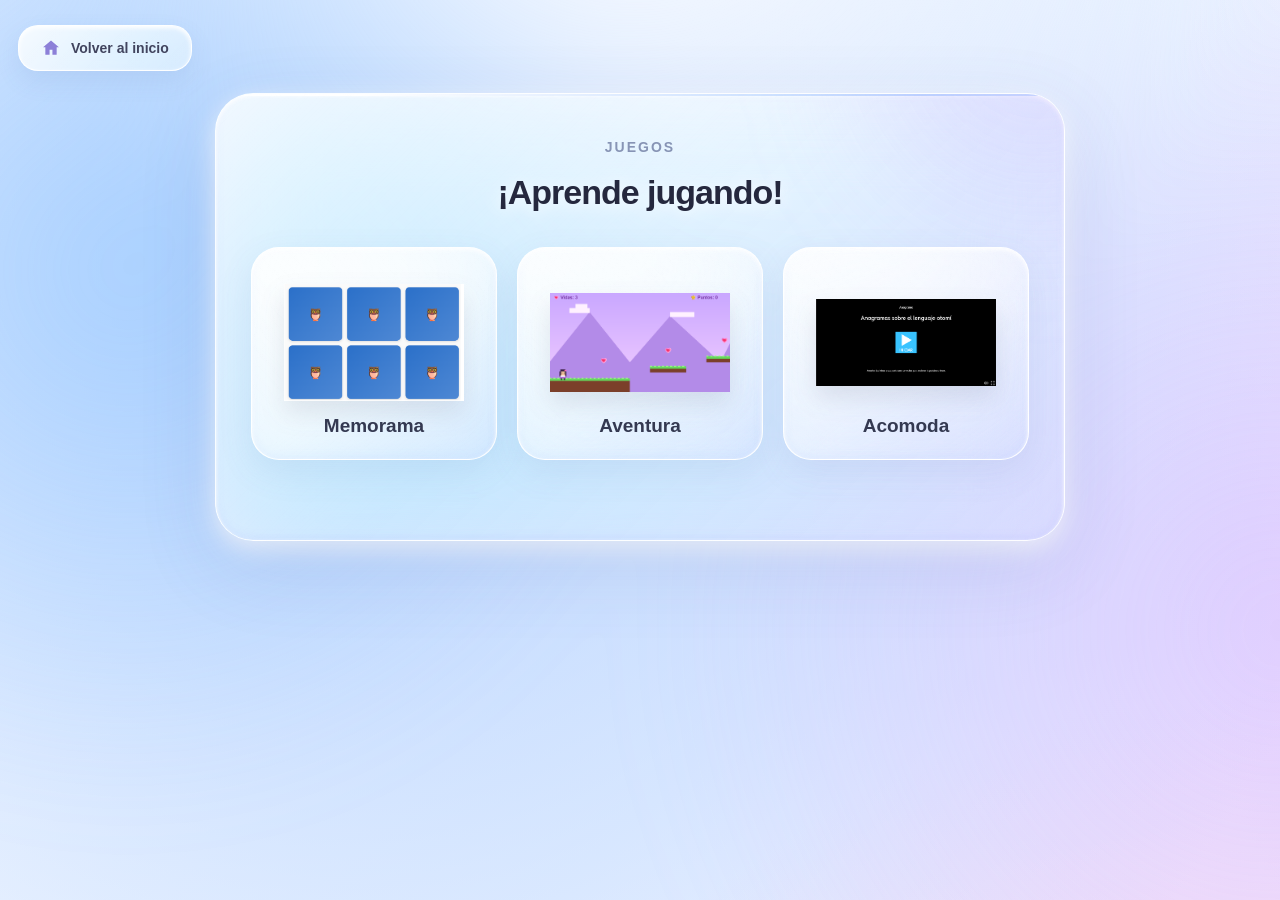
<file: juegos.html>
<!DOCTYPE html>
<html lang="es">
<head>
    <meta charset="UTF-8">
    <meta name="viewport" content="width=device-width, initial-scale=1.0">
    <title>Document</title>
    <link rel="stylesheet" href="estilo.css">
</head>
<body>

    <!-- Juegos -->

    <a class="boton-inicio" href="index.html">
        <svg aria-hidden="true" viewBox="0 0 24 24" width="20" height="20" fill="currentColor">
            <path d="M12 3 2.5 11h2.7v9h5.1v-5.8h3.4V20h5.1v-9h2.7L12 3z"/>
        </svg>
        <span>Volver al inicio</span>
    </a>
<section id="Juegos">




<h3>Juegos</h3>
<h1>¡Aprende jugando!</h1>




<div class="container">

    <div class="card" onclick="location.href='memorama.html'">
        <img src="img_pic/Juegos.png">
        <h3>Memorama</h3>
       
    </div>

    <div class="card" onclick="location.href='saltar.html'">
         <img src="img_pic/Aventura.png" alt="Pato">
         <h3>Aventura</h3>
    </div>

    <div class="card" onclick="location.href='completar.html'">
        <img src="img_pic/leng.png">
        <h3>Acomoda</h3>  
    </div>
</div>    

</body>
</html>
</file>
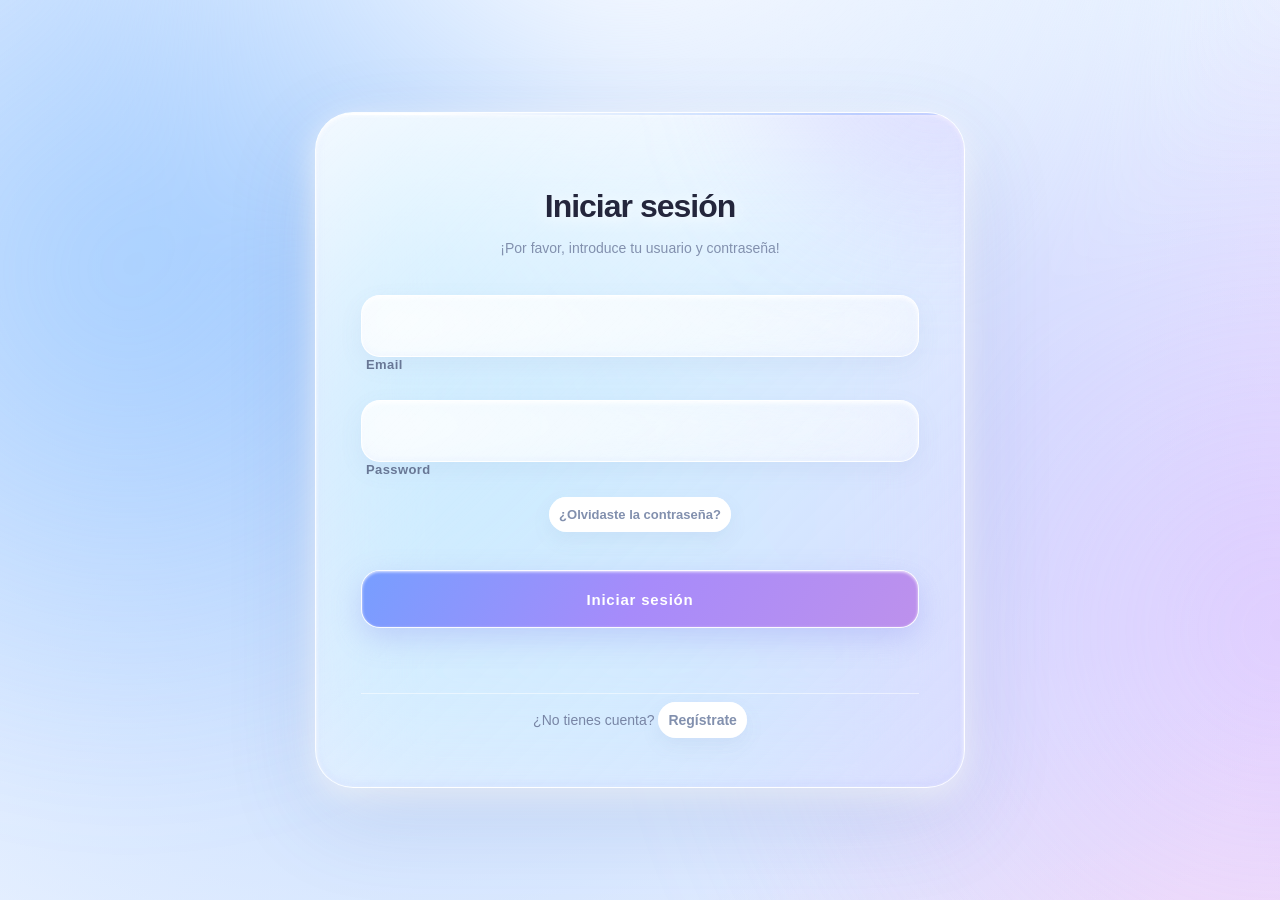
<file: login.html>
<!DOCTYPE html>
<html lang="es">
<head>
    <meta charset="UTF-8">
    <meta name="viewport" content="width=device-width, initial-scale=1.0">
    <title>Login</title>
    <link rel="stylesheet" href="login_style.css">
</head>
<body>
    <section class="vh-100 gradient-custom">
  <div class="container py-5 h-100">
    <div class="row d-flex justify-content-center align-items-center h-100">
      <div class="col-12 col-md-8 col-lg-6 col-xl-5">
        <div class="card bg-dark text-white">
          <div class="card-body p-5 text-center">

            <div class="mb-md-5 mt-md-4 pb-5">
               <form id="loginForm" action="login.php" method="POST" novalidate>
              <h2 class="fw-bold mb-2 text-uppercase">Iniciar sesión</h2>
              <p class="text-white-50 mb-5">¡Por favor, introduce tu usuario y contraseña!</p>

              <div data-mdb-input-init class="form-outline form-white mb-4">
                <input name="email" type="email" id="typeEmailX" class="form-control form-control-lg" />
                <label class="form-label" for="typeEmailX">Email</label>
              </div>

              <div data-mdb-input-init class="form-outline form-white mb-4">
                <input name="contrasena" type="password" id="typePasswordX" class="form-control form-control-lg" />
                <label class="form-label" for="typePasswordX">Password</label>
              </div>

              <p class="small mb-5 pb-lg-2"><a class="text-white-50" href="#!">¿Olvidaste la contraseña?</a></p>

              <button data-mdb-button-init data-mdb-ripple-init class="btn btn-outline-light btn-lg px-5" type="submit">Iniciar sesión
</button>


            </div>

            <div>
              <p class="mb-0">¿No tienes cuenta? <a href="#!" class="text-white-50 fw-bold">Regístrate</a>
              </p>
            </div>
            </form>
          </div>
        </div>
      </div>
    </div>
  </div>
</section>
</body>
</html>
</file>
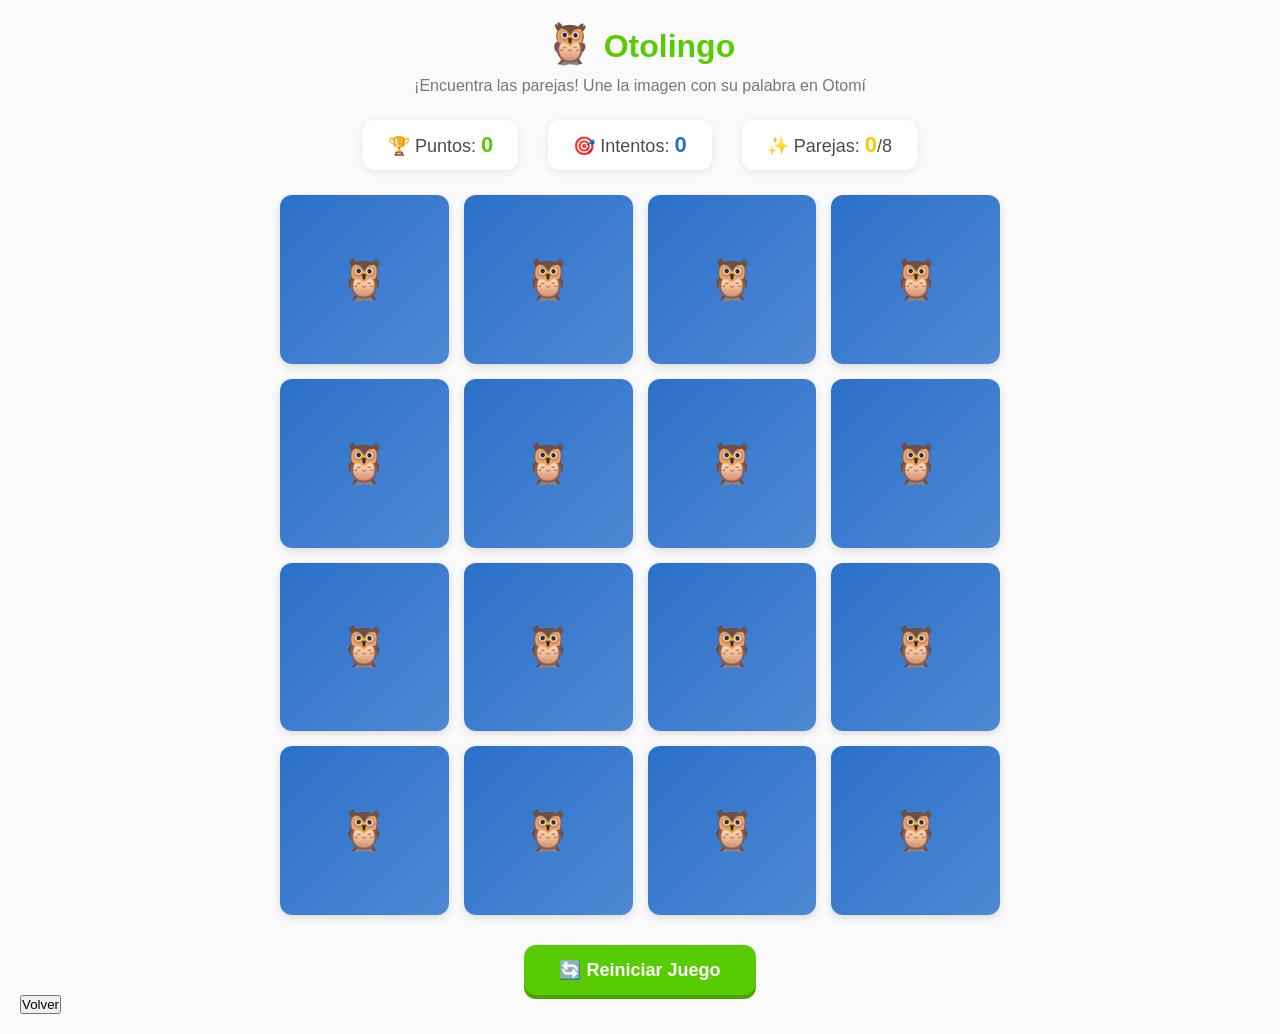
<file: memorama.html>
<!DOCTYPE html>
<html lang="es">
<head>
    <meta charset="UTF-8">
    <meta name="viewport" content="width=device-width, initial-scale=1.0">
    <title>Otolingo 🦉 - Memorama con Imágenes</title>
    <style>
        * {
            margin: 0;
            padding: 0;
            box-sizing: border-box;
            font-family: 'Arial Rounded MT Bold', sans-serif;
        }




        :root {
            --verde: #58CC02;
            --verde-oscuro: #46A302;
            --azul: #2B70C9;
            --azul-claro: #4E88D4;
            --amarillo: #FFC800;
            --rojo: #FF4B4B;
            --gris: #E5E5E5;
            --texto: #4B4B4B;
            --fondo: #FAFAFA;
        }




        body {
            background-color: var(--fondo);
            color: var(--texto);
            min-height: 100vh;
            padding: 20px;
        }




        header {
            text-align: center;
            margin-bottom: 25px;
        }




        h1 {
            font-size: 32px;
            color: var(--verde);
            margin-bottom: 10px;
        }




        h1 span {
            font-size: 40px;
        }




        .subtitulo {
            font-size: 16px;
            color: #777;
        }




        .info-juego {
            display: flex;
            justify-content: center;
            gap: 30px;
            margin-bottom: 25px;
            font-size: 18px;
            flex-wrap: wrap;
        }




        .puntuacion, .intentos, .encontrados {
            background: white;
            padding: 12px 25px;
            border-radius: 12px;
            box-shadow: 0 2px 8px rgba(0,0,0,0.08);
        }




        .puntuacion span { color: var(--verde); font-weight: bold; font-size: 22px; }
        .intentos span { color: var(--azul); font-weight: bold; font-size: 22px; }
        .encontrados span { color: var(--amarillo); font-weight: bold; font-size: 22px; }




        /* TABLERO */
        .tablero {
            max-width: 720px;
            margin: 0 auto;
            display: grid;
            grid-template-columns: repeat(4, 1fr);
            gap: 15px;
        }




        /* TARJETAS */
        .tarjeta {
            aspect-ratio: 1 / 1;
            position: relative;
            cursor: pointer;
            transform-style: preserve-3d;
            transition: transform 0.5s ease;
        }




        .tarjeta.volteada {
            transform: rotateY(180deg);
        }




        .cara {
            position: absolute;
            width: 100%;
            height: 100%;
            border-radius: 12px;
            display: flex;
            align-items: center;
            justify-content: center;
            backface-visibility: hidden;
            box-shadow: 0 3px 8px rgba(0,0,0,0.12);
        }




        .trasera {
            background: linear-gradient(135deg, var(--azul), var(--azul-claro));
            font-size: 40px;
        }




        .frente {
            background: white;
            border: 3px solid var(--amarillo);
            transform: rotateY(180deg);
            flex-direction: column;
            padding: 8px;
        }




        .emoji {
            font-size: 48px;
            margin-bottom: 5px;
        }




        .palabra {
            font-size: 16px;
            font-weight: bold;
            color: var(--azul);
            text-align: center;
        }




        .tarjeta.acertada .frente {
            background: #E8FFE8;
            border-color: var(--verde);
        }




        /* BOTONES */
        .contenedor-boton {
            text-align: center;
            margin-top: 30px;
        }




        .boton {
            background: var(--verde);
            color: white;
            border: none;
            padding: 14px 35px;
            font-size: 18px;
            border-radius: 12px;
            cursor: pointer;
            font-weight: bold;
            box-shadow: 0 4px 0 var(--verde-oscuro);
            transition: all 0.1s;
        }




        .boton:active {
            transform: translateY(4px);
            box-shadow: none;
        }




        /* MENSAJE FINAL */
        .mensaje-final {
            position: fixed;
            top: 50%;
            left: 50%;
            transform: translate(-50%, -50%);
            background: white;
            padding: 40px;
            border-radius: 20px;
            box-shadow: 0 6px 25px rgba(0,0,0,0.2);
            text-align: center;
            z-index: 100;
            display: none;
        }




        .mensaje-final h2 {
            font-size: 28px;
            color: var(--verde);
            margin-bottom: 15px;
        }




        .mensaje-final p {
            font-size: 18px;
            margin-bottom: 20px;
        }




        .oculto {
            display: none !important;
        }




        /* Responsivo */
        @media (max-width: 600px) {
            .tablero {
                grid-template-columns: repeat(3, 1fr);
            }
            .emoji {
                font-size: 36px;
            }
            .palabra {
                font-size: 13px;
            }
        }
    </style>
</head>
<body>




    <header>
        <h1><span>🦉</span> Otolingo</h1>
        <p class="subtitulo">¡Encuentra las parejas! Une la imagen con su palabra en Otomí</p>
    </header>




    <div class="info-juego">
        <div class="puntuacion">🏆 Puntos: <span id="puntos">0</span></div>
        <div class="intentos">🎯 Intentos: <span id="intentos">0</span></div>
        <div class="encontrados">✨ Parejas: <span id="encontrados">0</span>/8</div>
    </div>




    <div class="tablero" id="tablero"></div>




    <div class="contenedor-boton">
        <button class="boton" onclick="reiniciarJuego()">🔄 Reiniciar Juego</button>
    </div>




    <!-- MENSAJE FINAL -->
    <div class="mensaje-final" id="mensajeFinal">
        <h2>🎉 ¡Felicidades!</h2>
        <p>Has encontrado todas las parejas en <strong id="totalIntentos">0</strong> intentos</p>
        <p>Puntuación final: <strong id="puntosFinal">0</strong> puntos</p>
        <button class="boton" onclick="cerrarMensaje(); reiniciarJuego();">¡Jugar otra vez!</button>
    </div>
<button class="comprobar" onclick="location.href='juegos.html'">
        Volver
    </button>



    <script>
        // ==========================================
        // BASE DE DATOS: IMAGEN ↔ PALABRA EN OTOMÍ
        // ==========================================
      const parejas = [
            { imagen: "🐕", palabra: "F'yo", nombre: "Perro" },
            { imagen: "🐱", palabra: "Mixtu", nombre: "Gato" },
            { imagen: "🏠", palabra: "Nguu", nombre: "Casa" },
            { imagen: "💧", palabra: "Deje", nombre: "Agua" },
            { imagen: "🌽", palabra: "dethä", nombre: "Maíz" },
            { imagen: "☀️", palabra: "Jädi", nombre: "Sol" },
            { imagen: "🌙", palabra: "Zänä", nombre: "Luna" },
            { imagen: "👋", palabra: "Jaxia", nombre: "Hola" }
        ];






        // ==========================================
        // VARIABLES DEL JUEGO
        // ==========================================
        let puntos = 0;
        let intentos = 0;
        let parejasEncontradas = 0;
        let tarjetasVolteadas = [];
        let bloqueado = false;




        // ==========================================
        // INICIAR JUEGO
        // ==========================================
        function iniciarJuego() {
            puntos = 0;
            intentos = 0;
            parejasEncontradas = 0;
            tarjetasVolteadas = [];
            bloqueado = false;
           
            actualizarPuntuacion();
            generarTarjetas();
        }




        // ==========================================
        // MEZCLAR ARRAY
        // ==========================================
        function mezclar(array) {
            return array.slice().sort(() => Math.random() - 0.5);
        }




        // ==========================================
        // GENERAR TARJETAS
        // ==========================================
        function generarTarjetas() {
            const tablero = document.getElementById('tablero');
            tablero.innerHTML = "";




            // Crear pares: una tarjeta con IMAGEN y otra con la PALABRA en Otomí
            let tarjetas = [];
            parejas.forEach((par, indice) => {
                // Tarjeta con imagen
                tarjetas.push({ tipo: "imagen", contenido: par.imagen, parId: indice });
                // Tarjeta con palabra en Otomí
                tarjetas.push({ tipo: "palabra", contenido: par.palabra, parId: indice });
            });




            // Mezclar las tarjetas
            tarjetas = mezclar(tarjetas);




            // Crear cada tarjeta en el HTML
            tarjetas.forEach((datos) => {
                const tarjeta = document.createElement('div');
                tarjeta.className = 'tarjeta';
                tarjeta.dataset.parId = datos.parId;
                tarjeta.dataset.tipo = datos.tipo;
               
                if (datos.tipo === "imagen") {
                    tarjeta.innerHTML = `
                        <div class="cara trasera">🦉</div>
                        <div class="cara frente">
                            <div class="emoji">${datos.contenido}</div>
                        </div>
                    `;
                } else {
                    tarjeta.innerHTML = `
                        <div class="cara trasera">🦉</div>
                        <div class="cara frente">
                            <div class="palabra">${datos.contenido}</div>
                        </div>
                    `;
                }
               
                tarjeta.onclick = () => voltearTarjeta(tarjeta);
                tablero.appendChild(tarjeta);
            });
        }




        // ==========================================
        // VOLTEAR TARJETA
        // ==========================================
        function voltearTarjeta(tarjeta) {
            if (bloqueado) return;
            if (tarjeta.classList.contains('volteada')) return;
            if (tarjeta.classList.contains('acertada')) return;




            tarjeta.classList.add('volteada');
            tarjetasVolteadas.push(tarjeta);




            if (tarjetasVolteadas.length === 2) {
                intentos++;
                actualizarPuntuacion();
                comprobarPareja();
            }
        }




        // ==========================================
        // COMPROBAR SI SON PAREJA
        // ==========================================
        function comprobarPareja() {
            bloqueado = true;
            const t1 = tarjetasVolteadas[0];
            const t2 = tarjetasVolteadas[1];




            if (t1.dataset.parId === t2.dataset.parId) {
                // ✅ ¡ENCONTRÓ LA PAREJA!
                puntos += 10;
                parejasEncontradas++;
               
                setTimeout(() => {
                    t1.classList.add('acertada');
                    t2.classList.add('acertada');
                    t1.style.cursor = "default";
                    t2.style.cursor = "default";
                    actualizarPuntuacion();
                   
                    if (parejasEncontradas === parejas.length) {
                        setTimeout(mostrarMensajeFinal, 500);
                    }
                   
                    tarjetasVolteadas = [];
                    bloqueado = false;
                }, 600);
               
            } else {
                // ❌ NO SON IGUALES
                setTimeout(() => {
                    t1.classList.remove('volteada');
                    t2.classList.remove('volteada');
                    tarjetasVolteadas = [];
                    bloqueado = false;
                }, 1000);
            }
        }




        function actualizarPuntuacion() {
            document.getElementById('puntos').textContent = puntos;
            document.getElementById('intentos').textContent = intentos;
            document.getElementById('encontrados').textContent = `${parejasEncontradas}`;
        }




        function mostrarMensajeFinal() {
            document.getElementById('totalIntentos').textContent = intentos;
            document.getElementById('puntosFinal').textContent = puntos;
            document.getElementById('mensajeFinal').style.display = "block";
        }




        function cerrarMensaje() {
            document.getElementById('mensajeFinal').style.display = "none";
        }




        function reiniciarJuego() {
            cerrarMensaje();
            iniciarJuego();
        }




        window.onload = iniciarJuego;
    </script>
</body>
</html>
</file>
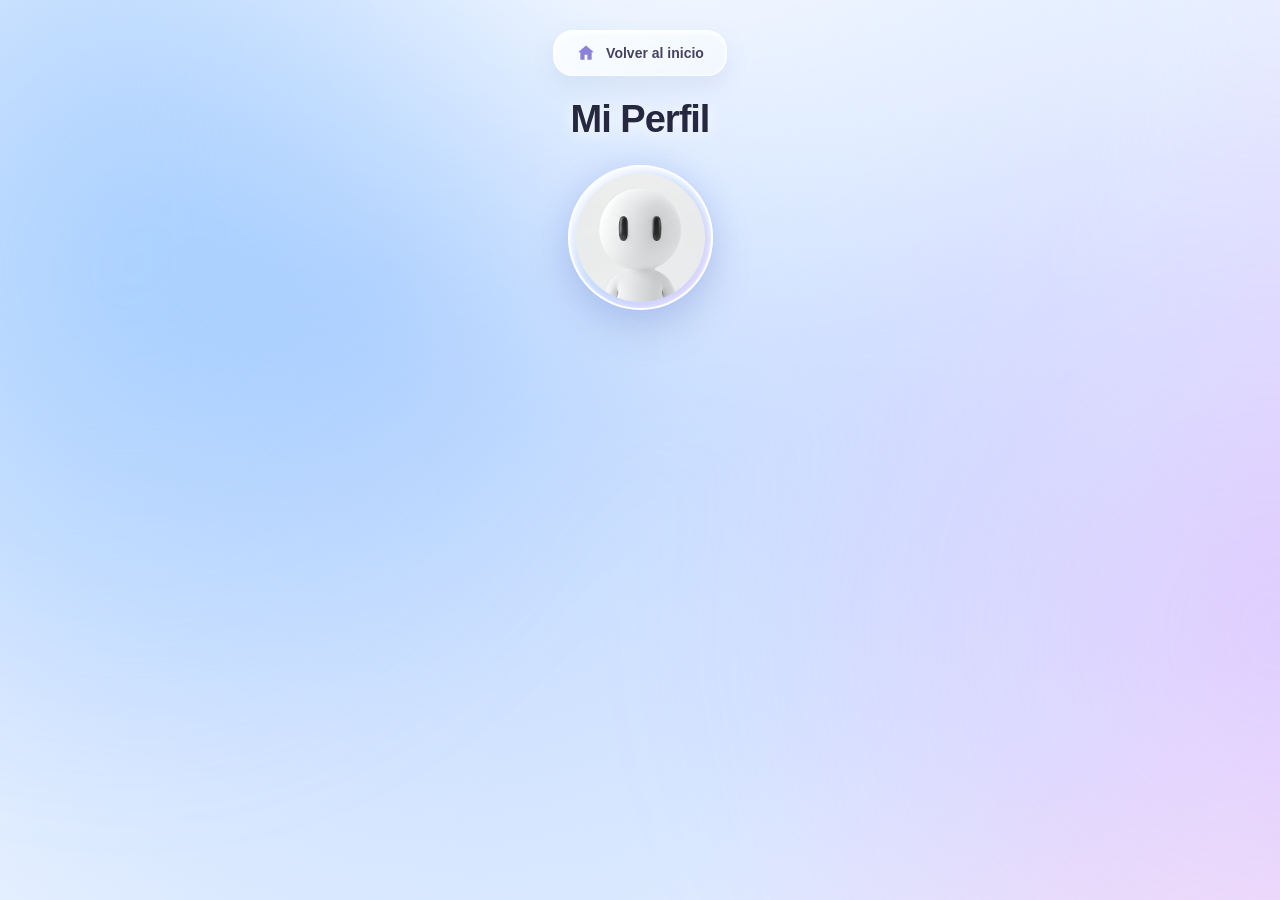
<file: perfil.html>
<!DOCTYPE html>
<html lang="es">
<head>
    <meta charset="UTF-8">
    <title>Progreso de usuarios</title>
    <link rel="stylesheet" href="perfil.css">
</head>
<body>


<a class="boton-inicio" href="index.html">
    <svg aria-hidden="true" viewBox="0 0 24 24" width="20" height="20" fill="currentColor">
        <path d="M12 3 2.5 11h2.7v9h5.1v-5.8h3.4V20h5.1v-9h2.7L12 3z"/>
    </svg>
    <span>Volver al inicio</span>
</a>


<h1>Mi Perfil</h1>
<img src="img_pic/1000018736.jpg" width="500">

<div id="contenedor"></div>

<script src="app.js">
</script>


</body>
</html>
</file>
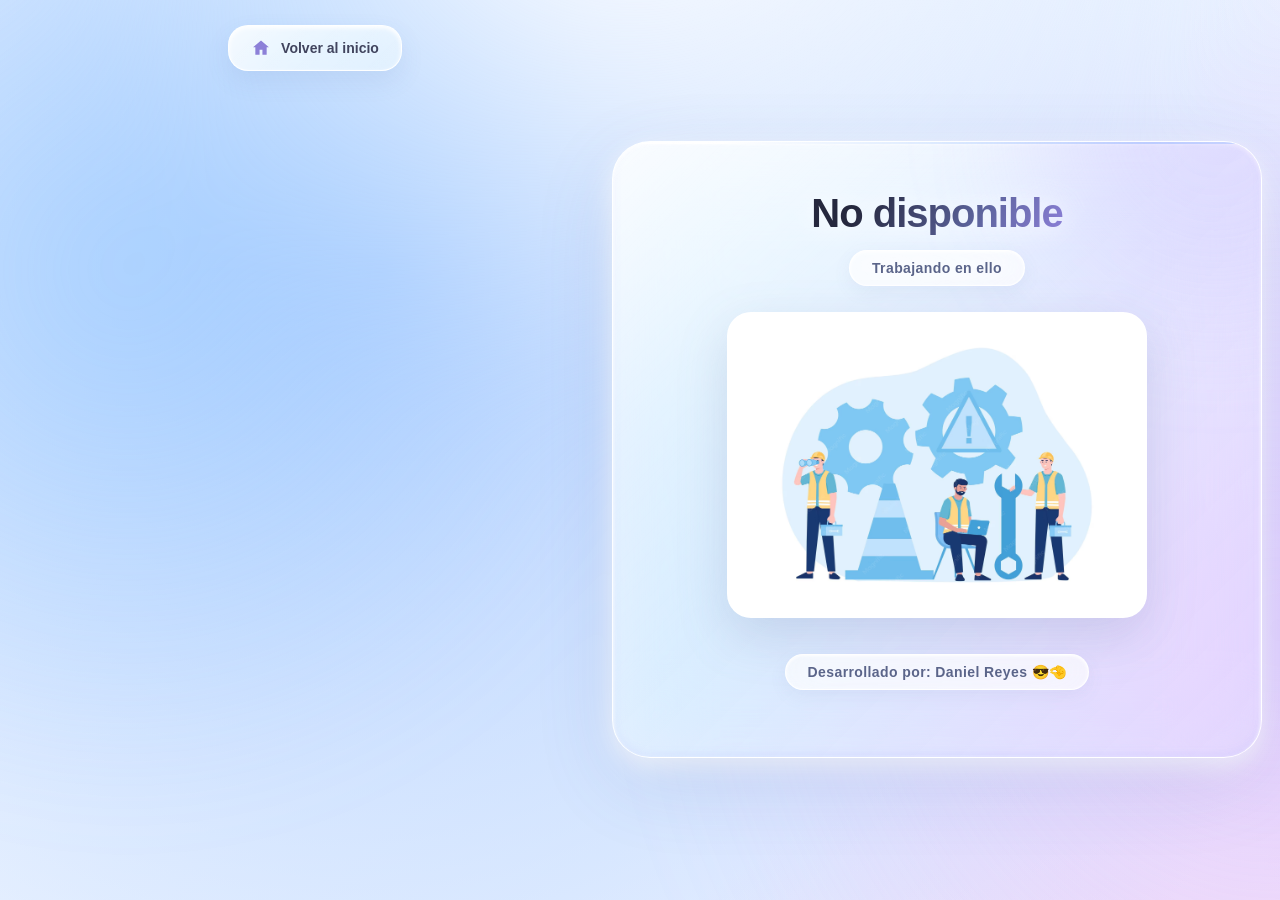
<file: PROXIMO.html>
<!DOCTYPE html>
<html lang="eS">
<head>
    <meta charset="UTF-8">
    <meta name="viewport" content="width=device-width, initial-scale=1.0">
    <title>No disponible</title>
    <link rel="stylesheet" href="nd.css">
</head>
<body>

    <a class="boton-inicio" href="index.html">
        <svg aria-hidden="true" viewBox="0 0 24 24" width="20" height="20" fill="currentColor">
            <path d="M12 3 2.5 11h2.7v9h5.1v-5.8h3.4V20h5.1v-9h2.7L12 3z"/>
        </svg>
        <span>Volver al inicio</span>
    </a>

    <div class="card1">
        <h1>No disponible</h1>
        <p>Trabajando en ello</p>
        <img class="img" src="img_pic/rpr.avif" width="500">
        <br>
        <br>
        <p>Desarrollado por: Daniel Reyes 😎🤏</p>
    </div>
    
</body>
</html>
</file>
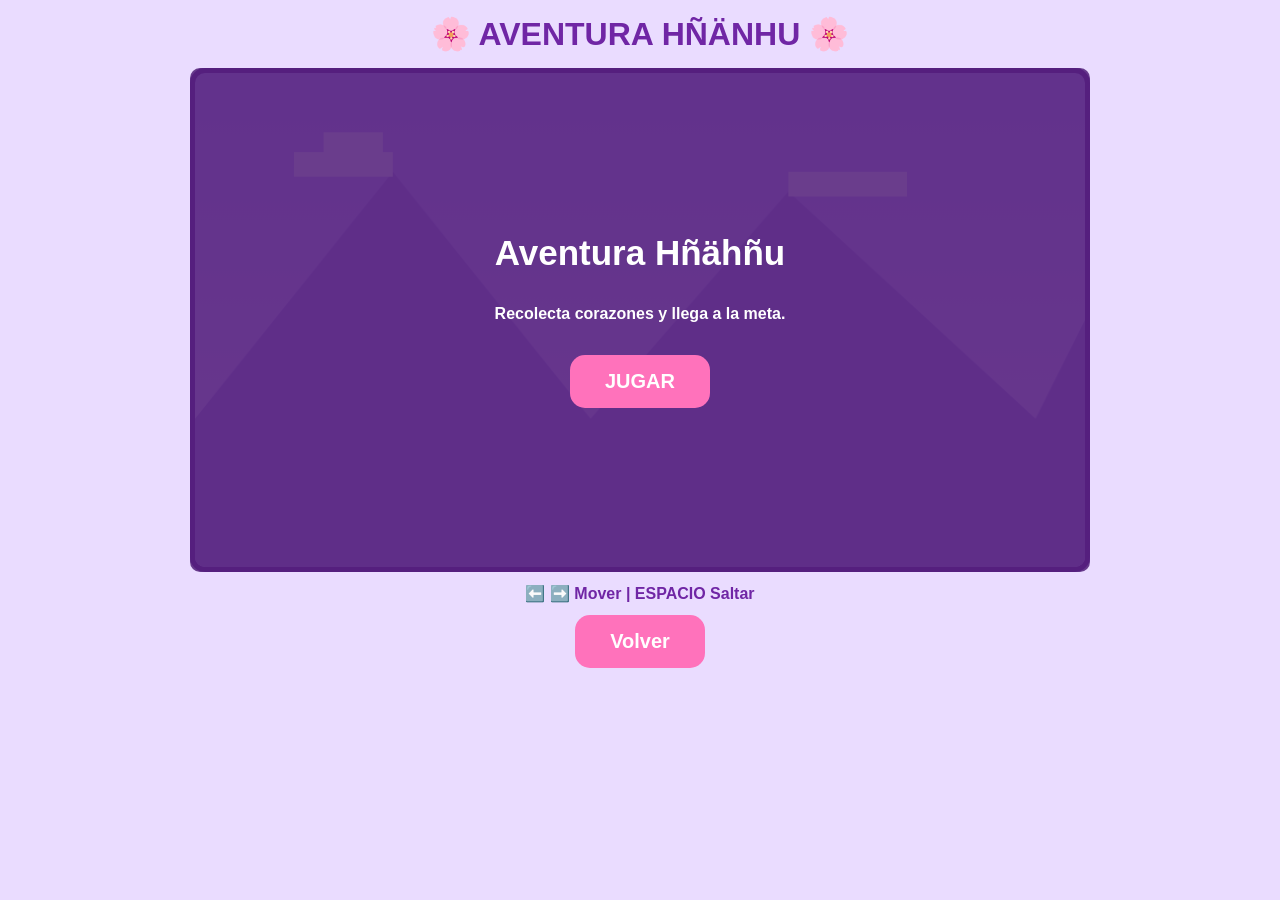
<file: saltar.html>
<!DOCTYPE html>
<html lang="es">
<head>
<meta charset="UTF-8">
<meta name="viewport" content="width=device-width, initial-scale=1.0">
<title>Aventura Hñähñu</title>
<style>
*{
    margin: 0;
    padding: 0;
    box-sizing: border-box;
}




body {
    background: #eadcff;
    font-family: Arial, sans-serif;
    text-align: center;
}




h1 {
    color: #7026a5;
    margin: 15px;
}




#contenedor {
    width: 900px;
    max-width: 95%;
    margin: auto;
    position: relative;
}




canvas {
    width: 100%;
    background: linear-gradient(#c9a7ff, #f4cfff);
    border: 5px solid #7026a5;
    border-radius: 15px;
    display: block;
}




#menu {
    position: absolute;
    top: 0;
    left: 0;
    width: 100%;
    height: 100%;
    background: rgba(80, 30, 120, 0.85);
    color: white;
    display: flex;
    flex-direction: column;
    justify-content: center;
    align-items: center;
    border-radius: 10px;
    gap: 20px;
}




#menu h2 {
    font-size: 35px;
}




button {
    background: #ff72bb;
    border: none;
    padding: 15px 35px;
    border-radius: 15px;
    font-size: 20px;
    color: white;
    cursor: pointer;
    font-weight: bold;
}




button:hover {
    background: #ff43a3;
}




p {
    margin: 12px;
    color: #7026a5;
    font-weight: bold;
}
</style>
</head>




<body>




<h1>🌸 AVENTURA HÑÄNHU 🌸</h1>




<div id="contenedor">




<canvas id="juego" width="900" height="500"></canvas>




<div id="menu">
    <h2 id="titulo">Aventura Hñähñu</h2>
    <p style="color:white">Recolecta corazones y llega a la meta.</p>
    <button onclick="iniciar()">JUGAR</button>
</div>




</div>




<p>⬅️ ➡️ Mover | ESPACIO Saltar</p>


<button class="comprobar" onclick="location.href='juegos.html'">
        Volver
    </button>

<script>
const canvas = document.getElementById("juego");
const ctx = canvas.getContext("2d");
const menu = document.getElementById("menu");
const titulo = document.getElementById("titulo");




let jugador;
let plataformas;
let corazones;
let obstaculos;
let teclas = {};
let puntos = 0;
let vidas = 3;
let jugando = false;
let camara = 0;
let meta = 3500;




const gravedad = 0.6;




function iniciar() {
    puntos = 0;
    vidas = 3;
    camara = 0;




    jugador = {
        x: 50,
        y: 350,
        w: 35,
        h: 45,
        vx: 0,
        vy: 0,
        suelo: false
    };




    plataformas = [
        {x:0,y:430,w:400,h:70},
        {x:500,y:370,w:180,h:30},
        {x:780,y:320,w:180,h:30},
        {x:1100,y:400,w:300,h:70},
        {x:1500,y:340,w:200,h:30},
        {x:1800,y:290,w:180,h:30},
        {x:2100,y:420,w:350,h:70},
        {x:2600,y:350,w:200,h:30},
        {x:3000,y:400,w:600,h:70}
    ];




    corazones = [
        {x:250,y:350},
        {x:570,y:300},
        {x:850,y:250},
        {x:1200,y:330},
        {x:1550,y:280},
        {x:1850,y:230},
        {x:2200,y:350},
        {x:2650,y:290},
        {x:3200,y:330}
    ];




    obstaculos = [
        {x:600,y:345,w:30,h:25},
        {x:1250,y:375,w:35,h:25},
        {x:2250,y:395,w:35,h:25},
        {x:3150,y:375,w:35,h:25}
    ];




    jugador.x = 50;
    jugador.y = 350;




    jugando = true;
    menu.style.display = "none";




    actualizar();
}




// DIBUJAR JUGADOR
function dibujarJugador() {
    let x = jugador.x - camara;
    let y = jugador.y;




    // Cabello
    ctx.fillStyle = "#382044";
    ctx.fillRect(x+5,y,x+0?25:25,15);
    ctx.fillRect(x,y+10,35,25);




    // Cara
    ctx.fillStyle = "#f4c49c";
    ctx.fillRect(x+8,y+10,20,20);




    // Ojos
    ctx.fillStyle = "#222";
    ctx.fillRect(x+12,y+17,3,4);
    ctx.fillRect(x+22,y+17,3,4);




    // Blusa
    ctx.fillStyle = "#ffffff";
    ctx.fillRect(x+5,y+30,25,10);




    // Falda
    ctx.fillStyle = "#a64bd4";
    ctx.fillRect(x+2,y+38,31,7);




    // Piernas
    ctx.fillStyle = "#382044";
    ctx.fillRect(x+8,y+45,6,8);
    ctx.fillRect(x+22,y+45,6,8);




    // Moño
    ctx.fillStyle = "#ff69b4";
    ctx.fillRect(x+25,y+3,10,5);
}




// DIBUJAR ESCENARIO
function dibujarMundo() {
    ctx.clearRect(0,0,900,500);




    // Montañas
    ctx.fillStyle = "#b38be8";
    ctx.beginPath();
    ctx.moveTo(0,350);
    ctx.lineTo(200,100);
    ctx.lineTo(400,350);
    ctx.lineTo(600,120);
    ctx.lineTo(850,350);
    ctx.lineTo(900,250);
    ctx.lineTo(900,500);
    ctx.lineTo(0,500);
    ctx.fill();




    // Nubes
    ctx.fillStyle = "#fff1ff";
    ctx.fillRect(100,80,100,25);
    ctx.fillRect(130,60,60,25);
    ctx.fillRect(600,100,120,25);




    // Plataformas
    plataformas.forEach(p => {
        let x = p.x-camara;




        ctx.fillStyle = "#7b3f2a";
        ctx.fillRect(x,p.y,p.w,p.h);




        ctx.fillStyle = "#65d85c";
        ctx.fillRect(x,p.y,p.w,12);




        ctx.fillStyle = "#9bff83";
        for(let i=0;i<p.w;i+=20){
            ctx.fillRect(x+i,p.y-3,10,5);
        }
    });




    // Corazones
    corazones.forEach(c => {
        ctx.font = "30px Arial";
        ctx.fillText("💗",c.x-camara,c.y);
    });


    // Meta
    ctx.fillStyle = "#7131a5";
    ctx.fillRect(meta-camara,280,8,150);




    ctx.font = "40px Arial";
    ctx.fillText("🏁",meta-camara-20,280);




    dibujarJugador();




    // HUD
    ctx.fillStyle = "#6d299a";
    ctx.font = "bold 22px Arial";
    ctx.fillText("💗 Vidas: "+vidas,20,35);
    ctx.fillText("⭐ Puntos: "+puntos,700,35);
}




// COLISIONES
function colision(a,b) {
    return a.x < b.x+b.w &&
           a.x+a.w > b.x &&
           a.y < b.y+b.h &&
           a.y+a.h > b.y;
}




// ACTUALIZAR JUGADOR
function mover() {
    jugador.vx = 0;




    if(teclas["ArrowRight"]) jugador.vx = 5;
    if(teclas["ArrowLeft"]) jugador.vx = -5;




    jugador.x += jugador.vx;
    jugador.vy += gravedad;
    jugador.y += jugador.vy;




    jugador.suelo = false;




    plataformas.forEach(p => {
        if(colision(jugador,p) && jugador.vy >= 0 &&
           jugador.y+jugador.h-jugador.vy <= p.y+5) {




            jugador.y = p.y-jugador.h;
            jugador.vy = 0;
            jugador.suelo = true;
        }
    });




    // CAER
    if(jugador.y > 550) perderVida();




    // CORAZONES
    corazones = corazones.filter(c => {
        let objeto = {x:c.x,y:c.y,w:25,h:25};




        if(colision(jugador,objeto)) {
            puntos += 10;
            return false;
        }
        return true;
    });




    // OBSTACULOS
    obstaculos.forEach(o => {
        if(colision(jugador,o)) perderVida();
    });




    // META
    if(jugador.x >= meta) finalizar(true);




    // CAMARA
    camara = jugador.x-200;
    if(camara < 0) camara = 0;
}




// PERDER VIDA
function perderVida() {
    vidas--;




    jugador.x -= 80;
    jugador.y = 300;
    jugador.vy = 0;




    if(vidas <= 0) finalizar(false);
}




// FINAL
function finalizar(victoria) {
    jugando = false;
    menu.style.display = "flex";




    if(victoria) {
        titulo.innerText = "🎉 ¡GANASTE! 🎉";
    } else {
        titulo.innerText = "💔 GAME OVER";
    }




    menu.querySelector("p").innerText =
        "Puntuación final: "+puntos;




    menu.querySelector("button").innerText = "VOLVER A JUGAR";
}




// BUCLE
function actualizar() {
    if(!jugando) return;




    mover();
    dibujarMundo();




    requestAnimationFrame(actualizar);
}




// TECLADO
document.addEventListener("keydown", e => {
    teclas[e.key] = true;




    if(e.code === "Space" && jugador && jugador.suelo) {
        jugador.vy = -13;
        jugador.suelo = false;
    }
});




document.addEventListener("keyup", e => {
    teclas[e.key] = false;
});




// INICIO
dibujarMundo();
</script>




</body>
</html>
</file>
<file: estilo.css>
/* ==========================================
   LIQUID GLASS LEARNING UI
   iOS 26 / HyperOS 4 Inspired
   ========================================== */

* {
    margin: 0;
    padding: 0;
    box-sizing: border-box;
}

:root {
    --white: #ffffff;
    --black: #202236;

    --blue: #8bd5ff;
    --purple: #c5a4ff;
    --pink: #ffb9e8;

    --glass: rgba(255, 255, 255, 0.42);
    --glass-border: rgba(255, 255, 255, 0.85);
}

/* ==========================================
   FONDO ANIMADO
   ========================================== */

body {
    min-height: 100vh;
    padding: 25px 18px;

    font-family: -apple-system, BlinkMacSystemFont,
        "Segoe UI", sans-serif;

    color: var(--black);

    overflow-x: hidden;

    background:
        radial-gradient(
            circle at 15% 15%,
            rgba(171, 204, 255, 0.85),
            transparent 38%
        ),
        radial-gradient(
            circle at 85% 20%,
            rgba(215, 181, 255, 0.8),
            transparent 40%
        ),
        radial-gradient(
            circle at 50% 90%,
            rgba(255, 193, 231, 0.75),
            transparent 45%
        ),
        linear-gradient(
            135deg,
            #ffffff,
            #edf4ff,
            #f8efff,
            #ffffff
        );

    background-size: 200% 200%;

    animation: backgroundMove 14s ease-in-out infinite alternate;
}

@keyframes backgroundMove {
    0% {
        background-position: 0% 0%;
    }

    50% {
        background-position: 100% 60%;
    }

    100% {
        background-position: 30% 100%;
    }
}

/* ==========================================
   LUCES AMBIENTALES
   ========================================== */

body::before {
    content: "";

    position: fixed;
    inset: -50%;

    z-index: -1;
    pointer-events: none;

    background:
        radial-gradient(
            circle at 30% 40%,
            rgba(125, 190, 255, 0.4),
            transparent 25%
        ),
        radial-gradient(
            circle at 75% 60%,
            rgba(200, 145, 255, 0.35),
            transparent 28%
        ),
        radial-gradient(
            circle at 50% 15%,
            rgba(255, 255, 255, 0.95),
            transparent 30%
        );

    filter: blur(55px);

    animation: ambientLight 18s ease-in-out infinite alternate;
}

@keyframes ambientLight {
    0% {
        transform: translate(-5%, -3%) rotate(0deg) scale(1);
    }

    50% {
        transform: translate(5%, 4%) rotate(10deg) scale(1.1);
    }

    100% {
        transform: translate(-3%, 7%) rotate(-8deg) scale(1.05);
    }
}

/* ==========================================
   BARRA SUPERIOR
   ========================================== */

.barra_superior {
    position: relative;
    z-index: 10;

    width: 100%;
    max-width: 850px;

    margin: 0 auto 30px;
    padding: 18px 25px;

    display: flex;
    align-items: center;
    justify-content: space-between;

    gap: 25px;

    border-radius: 25px;

    background:
        linear-gradient(
            135deg,
            rgba(255, 255, 255, 0.82),
            rgba(255, 255, 255, 0.38),
            rgba(220, 225, 255, 0.32)
        );

    backdrop-filter: blur(40px) saturate(200%);
    -webkit-backdrop-filter: blur(40px) saturate(200%);

    border: 1px solid rgba(255, 255, 255, 0.95);

    box-shadow:
        0 15px 45px rgba(83, 105, 170, 0.12),
        0 5px 15px rgba(255, 255, 255, 0.8),
        inset 0 2px 4px white,
        inset 0 -2px 6px rgba(160, 170, 255, 0.12);

    overflow: hidden;
}

/* Reflejo superior */

.barra_superior::before {
    content: "";

    position: absolute;

    top: 0;
    left: -50%;

    width: 200%;
    height: 2px;

    background: linear-gradient(
        90deg,
        transparent,
        white,
        rgba(160, 200, 255, 0.9),
        transparent
    );
}

/* ==========================================
   PROGRESO
   ========================================== */

.contenedor_progreso {
    flex: 1;
    min-width: 0;
}

.avance_progreso {
    position: relative;

    width: 100%;
    height: 13px;

    border-radius: 30px;

    background: rgba(120, 140, 190, 0.12);

    border: 1px solid rgba(255, 255, 255, 0.9);

    box-shadow:
        inset 0 2px 5px rgba(100, 120, 170, 0.1),
        0 2px 5px rgba(255, 255, 255, 0.8);

    overflow: hidden;
}

/* Relleno del progreso */

.relleno_progreso {
    position: relative;

    width: 0%;
    height: 100%;

    border-radius: inherit;

    background: linear-gradient(
        90deg,
        #75baff,
        #9d9bff,
        #c39aff,
        #f0a9e8
    );

    box-shadow:
        0 0 12px rgba(145, 155, 255, 0.55),
        0 0 25px rgba(185, 150, 255, 0.35);

    transition: width 0.8s cubic-bezier(.2,.8,.2,1);
}

/* Brillo del progreso */

.relleno_progreso::after {
    content: "";

    position: absolute;

    top: 0;
    right: 0;

    width: 40px;
    height: 100%;

    background: linear-gradient(
        90deg,
        transparent,
        rgba(255, 255, 255, 0.9)
    );

    filter: blur(3px);
}

/* ==========================================
   VIDAS Y PUNTUACIÓN
   ========================================== */

.caja_vidas {
    display: flex;
    align-items: center;
    justify-content: center;

    gap: 10px;

    padding: 10px 17px;

    border-radius: 18px;

    white-space: nowrap;

    color: #41445e;

    background: rgba(255, 255, 255, 0.55);

    backdrop-filter: blur(25px) saturate(180%);
    -webkit-backdrop-filter: blur(25px) saturate(180%);

    border: 1px solid rgba(255, 255, 255, 0.95);

    box-shadow:
        0 5px 18px rgba(90, 110, 160, 0.08),
        inset 0 1px 3px white;
}

.icono_corazon {
    font-size: 20px;

    filter: drop-shadow(
        0 2px 5px rgba(255, 80, 120, 0.3)
    );

    animation: heartBeat 2s ease-in-out infinite;
}

@keyframes heartBeat {
    0%, 100% {
        transform: scale(1);
    }

    50% {
        transform: scale(1.12);
    }
}

#contador_vidas {
    font-size: 16px;
    font-weight: 800;
}

.caja_puntaje {
    display: flex;
    align-items: center;

    gap: 5px;

    padding-left: 12px;
    margin-left: 5px;

    border-left: 1px solid rgba(120, 130, 170, 0.2);

    font-size: 15px;
    font-weight: 800;
}

#puntaje {
    color: #8c80d8;
}

/* ==========================================
   LECCIONES
   ========================================== */

section {
    position: relative;

    width: 100%;
    max-width: 850px;

    margin: 0 auto;
    padding: 45px 35px;

    text-align: center;

    border-radius: 38px;

    /* Anula los colores inline del HTML */

    background:
        linear-gradient(
            135deg,
            rgba(255, 255, 255, 0.82),
            rgba(255, 255, 255, 0.40) 45%,
            rgba(220, 225, 255, 0.32)
        ) !important;

    color: #202236 !important;

    backdrop-filter: blur(45px) saturate(200%);
    -webkit-backdrop-filter: blur(45px) saturate(200%);

    border: 1px solid rgba(255, 255, 255, 0.9);

    box-shadow:
        0 25px 80px rgba(83, 105, 170, 0.14),
        0 8px 25px rgba(255, 255, 255, 0.8),
        inset 0 2px 4px white,
        inset 0 -3px 8px rgba(155, 165, 255, 0.13);

    overflow: hidden;

    animation: sectionAppear 0.7s ease;
}

/* Reflejo superior */

section::before {
    content: "";

    position: absolute;

    top: 0;
    left: -50%;

    width: 200%;
    height: 2px;

    background: linear-gradient(
        90deg,
        transparent,
        white,
        rgba(180, 210, 255, 0.9),
        transparent
    );

    pointer-events: none;
}

/* Luz violeta interior */

section::after {
    content: "";

    position: absolute;

    width: 350px;
    height: 350px;

    top: -230px;
    right: -150px;

    border-radius: 50%;

    background: rgba(190, 170, 255, 0.22);

    filter: blur(65px);

    pointer-events: none;
}

@keyframes sectionAppear {
    from {
        opacity: 0;
        transform: translateY(25px) scale(0.97);
    }

    to {
        opacity: 1;
        transform: translateY(0) scale(1);
    }
}

/* Visibilidad de las lecciones */

#leccion1 {
    display: block;
}

#leccion2,
#leccion3,
#leccion4,
#leccion5 {
    display: none;
}

/* ==========================================
   TEXTOS
   ========================================== */

section h3 {
    position: relative;
    z-index: 2;

    color: #8794b5 !important;

    font-size: 14px;
    font-weight: 750;

    letter-spacing: 2px;
    text-transform: uppercase;

    margin-bottom: 18px;
}

section h1 {
    position: relative;
    z-index: 2;

    color: #25283e !important;

    font-size: clamp(23px, 4vw, 34px);

    font-weight: 800;
    letter-spacing: -1px;

    margin-bottom: 35px;

    text-shadow:
        0 2px 15px rgba(255, 255, 255, 0.9);
}

/* ==========================================
   CONTENEDOR DE TARJETAS
   ========================================== */

.container {
    position: relative;
    z-index: 2;

    display: grid;

    grid-template-columns: repeat(3, minmax(0, 1fr));

    gap: 20px;

    margin-bottom: 35px;
}

/* ==========================================
   TARJETAS LIQUID GLASS
   ========================================== */

.card {
    position: relative;

    display: flex;
    flex-direction: column;

    align-items: center;
    justify-content: center;

    min-width: 0;
    min-height: 190px;

    padding: 22px 15px;

    border-radius: 28px;

    cursor: pointer;

    background:
        linear-gradient(
            145deg,
            rgba(255, 255, 255, 0.88),
            rgba(255, 255, 255, 0.40) 55%,
            rgba(210, 220, 255, 0.28)
        );

    backdrop-filter: blur(28px) saturate(190%);
    -webkit-backdrop-filter: blur(28px) saturate(190%);

    border: 1px solid rgba(255, 255, 255, 0.95);

    box-shadow:
        0 12px 35px rgba(93, 111, 165, 0.10),
        inset 0 2px 4px white,
        inset 0 -2px 8px rgba(160, 180, 255, 0.12);

    overflow: hidden;

    transition:
        transform 0.45s cubic-bezier(.2,.8,.2,1),
        box-shadow 0.45s ease,
        background 0.45s ease,
        border 0.45s ease;
}

/* Reflejo de cristal */

.card::before {
    content: "";

    position: absolute;

    top: -120%;
    left: -100%;

    width: 80%;
    height: 300%;

    transform: rotate(35deg);

    background: linear-gradient(
        90deg,
        transparent,
        rgba(255, 255, 255, 0.7),
        rgba(255, 255, 255, 0.15),
        transparent
    );

    transition: left 0.8s ease;

    pointer-events: none;
}

/* Iluminación superior */

.card::after {
    content: "";

    position: absolute;
    inset: 0;

    border-radius: inherit;

    background: radial-gradient(
        circle at 50% 0%,
        rgba(255, 255, 255, 0.8),
        transparent 65%
    );

    opacity: 0.45;

    pointer-events: none;

    transition: opacity 0.4s ease;
}

/* Hover */

.card:hover {
    transform: translateY(-9px) scale(1.035);

    background:
        linear-gradient(
            135deg,
            rgba(255, 255, 255, 0.98),
            rgba(211, 225, 255, 0.58),
            rgba(230, 205, 255, 0.48)
        );

    border-color: white;

    box-shadow:
        0 22px 50px rgba(104, 133, 210, 0.18),
        0 0 25px rgba(164, 185, 255, 0.35),
        0 0 50px rgba(205, 175, 255, 0.22),
        inset 0 2px 5px white,
        inset 0 -2px 8px rgba(170, 180, 255, 0.25);
}

.card:hover::before {
    left: 150%;
}

.card:hover::after {
    opacity: 1;
}

.card:active {
    transform: scale(0.96);
}

/* ==========================================
   TARJETA SELECCIONADA
   ========================================== */

.card.seleccionada {
    transform: translateY(-5px);

    border: 2px solid rgba(140, 145, 255, 0.9);

    background:
        linear-gradient(
            135deg,
            rgba(255, 255, 255, 0.95),
            rgba(190, 210, 255, 0.55),
            rgba(220, 190, 255, 0.45)
        );

    box-shadow:
        0 0 0 4px rgba(165, 165, 255, 0.13),
        0 15px 40px rgba(130, 140, 220, 0.2),
        0 0 35px rgba(170, 160, 255, 0.3),
        inset 0 2px 4px white;
}

/* ==========================================
   IMÁGENES
   ========================================== */

.card img {
    position: relative;
    z-index: 2;

    width: 100%;
    max-width: 180px;

    height: 145px;

    object-fit: contain;

    filter: drop-shadow(
        0 12px 12px rgba(55, 65, 100, 0.12)
    );

    transition:
        transform 0.45s ease,
        filter 0.45s ease;
}

.card:hover img {
    transform: scale(1.09) translateY(-4px);

    filter: drop-shadow(
        0 15px 20px rgba(100, 120, 200, 0.22)
    );
}

/* ==========================================
   OPCIONES DE TEXTO
   ========================================== */

.card h3 {
    position: relative;
    z-index: 2;

    color: #343951 !important;

    font-size: 19px;
    font-weight: 750;

    letter-spacing: 0;

    margin: 0;

    text-transform: none;
}

/* ==========================================
   BOTONES
   ========================================== */

.botones {
    position: relative;
    z-index: 3;

    display: flex;

    justify-content: center;
    align-items: center;

    gap: 15px;

    flex-wrap: wrap;
}

.botones button {
    position: relative;

    min-width: 160px;

    padding: 16px 30px;

    border-radius: 18px;

    border: 1px solid rgba(255, 255, 255, 0.9);

    font-family: inherit;

    font-size: 13px;
    font-weight: 800;

    letter-spacing: 1.2px;

    cursor: pointer;

    overflow: hidden;

    transition:
        transform 0.3s ease,
        box-shadow 0.3s ease,
        background 0.3s ease;
}

/* COMPROBAR */

.comprobar {
    color: white;

    background: linear-gradient(
        120deg,
        #779eff,
        #a78bfa,
        #bd91ec
    );

    box-shadow:
        0 8px 25px rgba(137, 135, 240, 0.3),
        inset 0 1px 3px rgba(255, 255, 255, 0.75);
}

/* Reflejo del botón */

.botones button::before {
    content: "";

    position: absolute;

    top: -100%;
    left: -100%;

    width: 70%;
    height: 300%;

    transform: rotate(35deg);

    background: linear-gradient(
        90deg,
        transparent,
        rgba(255, 255, 255, 0.6),
        transparent
    );

    transition: left 0.7s ease;
}

.botones button:hover::before {
    left: 150%;
}

.comprobar:hover {
    transform: translateY(-4px);

    box-shadow:
        0 12px 30px rgba(126, 137, 255, 0.45),
        0 0 25px rgba(173, 151, 255, 0.4),
        inset 0 1px 3px white;
}

/* SALTAR */

.saltar {
    color: #596782;

    background: rgba(255, 255, 255, 0.65);

    backdrop-filter: blur(20px);
    -webkit-backdrop-filter: blur(20px);

    box-shadow:
        0 8px 25px rgba(90, 110, 160, 0.08),
        inset 0 1px 3px white;
}

.saltar:hover {
    color: #7770d5;

    background: rgba(255, 255, 255, 0.95);

    transform: translateY(-4px);

    box-shadow:
        0 12px 30px rgba(150, 160, 220, 0.18),
        0 0 25px rgba(180, 170, 255, 0.3);
}

.botones button:active {
    transform: scale(0.96);
}

/* ==========================================
   RESULTADOS
   ========================================== */

.resultado {
    position: relative;
    z-index: 2;

    margin-top: 25px;
    padding: 18px;

    border-radius: 20px;

    color: #596a9c;

    background: rgba(255, 255, 255, 0.55);

    backdrop-filter: blur(25px) saturate(180%);
    -webkit-backdrop-filter: blur(25px) saturate(180%);

    border: 1px solid rgba(255, 255, 255, 0.9);

    box-shadow:
        0 8px 25px rgba(100, 120, 180, 0.08),
        inset 0 1px 3px white;
}

/* ==========================================
   SELECCIÓN DE TEXTO
   ========================================== */

::selection {
    background: rgba(164, 158, 255, 0.35);
    color: #292746;
}

/* ==========================================
   SCROLLBAR
   ========================================== */

::-webkit-scrollbar {
    width: 8px;
}

::-webkit-scrollbar-track {
    background: rgba(255, 255, 255, 0.4);
}

::-webkit-scrollbar-thumb {
    background: linear-gradient(
        180deg,
        #b5c9ff,
        #c9a9f5
    );

    border-radius: 20px;
}

/* ==========================================
   RESPONSIVE
   ========================================== */

@media (max-width: 650px) {

    body {
        padding: 18px 12px;
    }

    .barra_superior {
        padding: 14px 15px;
        gap: 12px;

        border-radius: 21px;
    }

    .caja_vidas {
        padding: 9px 11px;
        gap: 7px;
    }

    .icono_corazon {
        font-size: 17px;
    }

    .caja_puntaje {
        padding-left: 8px;
        margin-left: 2px;
    }

    section {
        padding: 35px 18px;
        border-radius: 30px;
    }

    .container {
        gap: 12px;
    }

    .card {
        min-height: 150px;
        padding: 15px 8px;

        border-radius: 22px;
    }

    .card img {
        height: 110px;
    }

    .card h3 {
        font-size: 15px;
    }

    section h1 {
        font-size: 24px;
    }

    .botones button {
        min-width: 130px;
        padding: 15px 20px;
    }
}

/* ==========================================
   MÓVILES PEQUEÑOS
   ========================================== */

@media (max-width: 380px) {

    .barra_superior {
        gap: 8px;
        padding: 12px 10px;
    }

    .caja_vidas {
        gap: 5px;
        padding: 8px;
    }

    .container {
        grid-template-columns: repeat(2, minmax(0, 1fr));
    }

    .card img {
        height: 120px;
    }

    .botones {
        flex-direction: column;
    }

    .botones button {
        width: 100%;
    }
}

/* ==========================================
   REDUCIR MOVIMIENTO
   ========================================== */

@media (prefers-reduced-motion: reduce) {

    *,
    *::before,
    *::after {
        animation-duration: 0.01ms !important;
        animation-iteration-count: 1 !important;
        transition-duration: 0.01ms !important;
    }
}


.boton-inicio {
    position: relative;
    align-self: flex-start;
    margin: 0 auto 22px;
    width: fit-content;

    display: inline-flex;
    align-items: center;
    gap: 10px;

    padding: 12px 22px;
    border-radius: 20px;
    text-decoration: none;
    color: #41445e;
    font-size: 14px;
    font-weight: 750;

    background: linear-gradient(
        135deg,
        rgba(255, 255, 255, 0.85),
        rgba(255, 255, 255, 0.45)
    );
    backdrop-filter: blur(25px) saturate(180%);
    -webkit-backdrop-filter: blur(25px) saturate(180%);
    border: 1px solid rgba(255, 255, 255, 0.95);

    box-shadow:
        0 10px 25px rgba(83, 105, 170, 0.10),
        inset 0 2px 4px white;

    overflow: hidden;
    transition: transform 0.35s cubic-bezier(.2,.8,.2,1), box-shadow 0.35s ease, color 0.3s ease;
}

.boton-inicio svg {
    color: #8c80d8;
    transition: transform 0.35s ease;
}

.boton-inicio:hover {
    transform: translateY(-3px);
    color: #202236;
    box-shadow:
        0 15px 35px rgba(104, 133, 210, 0.18),
        0 0 20px rgba(164, 185, 255, 0.3),
        inset 0 2px 4px white;
}

.boton-inicio:hover svg {
    transform: translateX(-3px) scale(1.08);
}

.boton-inicio:active {
    transform: scale(0.96);
}
</file>
<file: login_style.css>
/* ==========================================
   LIQUID GLASS LOGIN
   iOS 26 / HyperOS 4 Inspired
   ========================================== */

* {
    margin: 0;
    padding: 0;
    box-sizing: border-box;
}

:root {
    --white: #ffffff;
    --black: #202236;
    --blue: #8bd5ff;
    --purple: #c5a4ff;
    --pink: #ffb9e8;
}

/* ==========================================
   FONDO ANIMADO
   ========================================== */

body {
    min-height: 100vh;
    font-family: -apple-system, BlinkMacSystemFont,
        "Segoe UI", sans-serif;

    color: var(--black);

    overflow-x: hidden;

    background:
        radial-gradient(
            circle at 15% 15%,
            rgba(171, 204, 255, 0.85),
            transparent 38%
        ),
        radial-gradient(
            circle at 85% 20%,
            rgba(215, 181, 255, 0.8),
            transparent 40%
        ),
        radial-gradient(
            circle at 50% 90%,
            rgba(255, 193, 231, 0.7),
            transparent 45%
        ),
        linear-gradient(
            135deg,
            #ffffff,
            #edf4ff,
            #f8efff,
            #ffffff
        );

    background-size: 200% 200%;

    animation: backgroundMove 14s ease-in-out infinite alternate;
}

@keyframes backgroundMove {
    0% {
        background-position: 0% 0%;
    }

    50% {
        background-position: 100% 60%;
    }

    100% {
        background-position: 30% 100%;
    }
}

/* ==========================================
   ILUMINACIÓN AMBIENTAL
   ========================================== */

body::before {
    content: "";

    position: fixed;
    inset: -50%;

    z-index: 0;
    pointer-events: none;

    background:
        radial-gradient(
            circle at 30% 40%,
            rgba(125, 190, 255, 0.4),
            transparent 25%
        ),
        radial-gradient(
            circle at 75% 60%,
            rgba(200, 145, 255, 0.35),
            transparent 28%
        ),
        radial-gradient(
            circle at 50% 15%,
            rgba(255, 255, 255, 0.95),
            transparent 30%
        );

    filter: blur(55px);

    animation: ambientLight 18s ease-in-out infinite alternate;
}

@keyframes ambientLight {
    0% {
        transform: translate(-5%, -3%) rotate(0deg) scale(1);
    }

    50% {
        transform: translate(5%, 4%) rotate(10deg) scale(1.1);
    }

    100% {
        transform: translate(-3%, 7%) rotate(-8deg) scale(1.05);
    }
}

/* ==========================================
   ESTRUCTURA
   ========================================== */

.gradient-custom {
    min-height: 100vh;

    position: relative;
    z-index: 1;

    display: flex;
    justify-content: center;
    align-items: center;

    padding: 35px 18px;
}

.container {
    width: 100%;
    max-width: 1100px;
    margin: auto;
}

.row {
    display: flex;
    justify-content: center;
    align-items: center;
}

.col-12 {
    width: 100%;
}

.col-md-8 {
    width: 100%;
    max-width: 650px;
}

.col-lg-6 {
    width: 100%;
}

.col-xl-5 {
    width: 100%;
}

/* ==========================================
   TARJETA PRINCIPAL LIQUID GLASS
   ========================================== */

.gradient-custom .card {
    position: relative;

    width: 100%;

    border-radius: 38px;

    overflow: hidden;

    background:
        linear-gradient(
            135deg,
            rgba(255, 255, 255, 0.82),
            rgba(255, 255, 255, 0.42) 45%,
            rgba(220, 225, 255, 0.30)
        );

    backdrop-filter: blur(50px) saturate(200%);
    -webkit-backdrop-filter: blur(50px) saturate(200%);

    border: 1px solid rgba(255, 255, 255, 0.9);

    box-shadow:
        0 30px 90px rgba(83, 105, 170, 0.15),
        0 8px 30px rgba(255, 255, 255, 0.8),
        inset 0 2px 4px rgba(255, 255, 255, 0.95),
        inset 0 -3px 10px rgba(155, 165, 255, 0.13);

    animation: cardAppear 0.9s ease;
}

/* Reflejo superior */

.gradient-custom .card::before {
    content: "";

    position: absolute;

    top: 0;
    left: -50%;

    width: 200%;
    height: 2px;

    background: linear-gradient(
        90deg,
        transparent,
        white,
        rgba(180, 210, 255, 0.9),
        transparent
    );

    pointer-events: none;
}

/* Iluminación interior */

.gradient-custom .card::after {
    content: "";

    position: absolute;

    width: 350px;
    height: 350px;

    top: -240px;
    right: -150px;

    border-radius: 50%;

    background: rgba(190, 170, 255, 0.25);

    filter: blur(65px);

    pointer-events: none;
}

@keyframes cardAppear {
    from {
        opacity: 0;
        transform: translateY(30px) scale(0.96);
    }

    to {
        opacity: 1;
        transform: translateY(0) scale(1);
    }
}

/* ==========================================
   CONTENIDO
   ========================================== */

.card-body {
    position: relative;
    z-index: 2;

    padding: 55px 45px;
}

.text-center {
    text-align: center;
}

.mb-md-5 {
    margin-bottom: 35px;
}

.mt-md-4 {
    margin-top: 20px;
}

.pb-5 {
    padding-bottom: 30px;
}

/* ==========================================
   TÍTULOS
   ========================================== */

h2 {
    color: #24263c;
    font-size: 32px;
    font-weight: 800;

    letter-spacing: -1px;

    margin-bottom: 15px;

    text-shadow:
        0 2px 15px rgba(255, 255, 255, 0.9);
}

p {
    color: #7885a5;

    font-size: 14px;
    line-height: 1.6;
}

.text-white-50 {
    color: #8290ae;
}

.mb-2 {
    margin-bottom: 12px;
}

.mb-5 {
    margin-bottom: 35px;
}

/* ==========================================
   CAMPOS DE FORMULARIO
   ========================================== */

.form-outline {
    position: relative;

    margin-bottom: 28px;

    text-align: left;
}

/* Inputs */

.form-control {
    width: 100%;
    height: 62px;

    padding: 20px 20px 10px;

    border-radius: 19px;

    outline: none;

    color: #292b42;

    font-family: inherit;
    font-size: 16px;
    font-weight: 500;

    background:
        linear-gradient(
            135deg,
            rgba(255, 255, 255, 0.72),
            rgba(255, 255, 255, 0.38)
        );

    backdrop-filter: blur(25px) saturate(180%);
    -webkit-backdrop-filter: blur(25px) saturate(180%);

    border: 1px solid rgba(255, 255, 255, 0.95);

    box-shadow:
        0 8px 25px rgba(100, 120, 180, 0.08),
        inset 0 2px 4px rgba(255, 255, 255, 0.95),
        inset 0 -2px 5px rgba(170, 180, 255, 0.08);

    transition:
        all 0.4s ease;
}

/* Placeholder */

.form-control::placeholder {
    color: #a2acc2;
}

/* Focus cristalino */

.form-control:focus {
    background: rgba(255, 255, 255, 0.82);

    border-color: rgba(155, 165, 255, 0.8);

    box-shadow:
        0 0 0 4px rgba(170, 180, 255, 0.13),
        0 10px 30px rgba(120, 140, 220, 0.15),
        0 0 30px rgba(170, 170, 255, 0.22),
        inset 0 2px 4px white;
}

/* Etiquetas */

.form-label {
    display: block;

    color: #697895;

    font-size: 13px;
    font-weight: 700;

    margin: 0 0 9px 5px;

    letter-spacing: 0.4px;
}

/* ==========================================
   ENLACES
   ========================================== */

a {
    color: #7883c4;

    text-decoration: none;

    font-weight: 600;

    transition:
        color 0.3s ease,
        text-shadow 0.3s ease;
}

a:hover {
    color: #a17ee9;

    text-shadow:
        0 0 15px rgba(165, 145, 255, 0.4);
}

.small {
    font-size: 13px;
}

.pb-lg-2 {
    padding-bottom: 10px;
}

/* ==========================================
   BOTÓN PRINCIPAL
   ========================================== */

.btn {
    position: relative;

    width: 100%;

    min-height: 58px;

    border-radius: 19px;

    border: 1px solid rgba(255, 255, 255, 0.95);

    cursor: pointer;

    font-family: inherit;

    font-size: 15px;
    font-weight: 800;

    letter-spacing: 0.8px;

    overflow: hidden;

    transition:
        transform 0.35s ease,
        box-shadow 0.35s ease,
        background 0.35s ease;
}

.btn-outline-light {
    color: white;

    background: linear-gradient(
        120deg,
        #779eff,
        #a78bfa,
        #bd91ec
    );

    box-shadow:
        0 10px 30px rgba(137, 135, 240, 0.3),
        inset 0 1px 3px rgba(255, 255, 255, 0.8);
}

/* Reflejo del botón */

.btn::before {
    content: "";

    position: absolute;

    top: -100%;
    left: -100%;

    width: 70%;
    height: 300%;

    transform: rotate(35deg);

    background: linear-gradient(
        90deg,
        transparent,
        rgba(255, 255, 255, 0.55),
        transparent
    );

    transition: left 0.7s ease;
}

.btn:hover::before {
    left: 150%;
}

.btn:hover {
    transform: translateY(-4px);

    box-shadow:
        0 15px 40px rgba(126, 137, 255, 0.4),
        0 0 30px rgba(173, 151, 255, 0.4),
        inset 0 1px 4px white;
}

.btn:active {
    transform: scale(0.97);
}

/* ==========================================
   REDES SOCIALES
   ========================================== */

.d-flex {
    display: flex;
}

.justify-content-center {
    justify-content: center;
}

.mt-4 {
    margin-top: 25px;
}

.pt-1 {
    padding-top: 5px;
}

.d-flex a {

    background-color: white;

    padding: 10px;
    border-radius: 20px;
    box-shadow:
        0 8px 20px rgba(90, 110, 160, 0.08),
        inset 0 1px 3px white;

    transition: all 0.35s ease;

}

.d-flex a:hover {
    transform: translateY(-5px) scale(1.08);

    color: white;
    padding: 10px;
    border-radius: 20px;
    background: linear-gradient(
        135deg,
        #81baff,
        #b49aff
    );

    box-shadow:
        0 10px 25px rgba(130, 140, 230, 0.3),
        0 0 25px rgba(180, 165, 255, 0.3);
}

/* ==========================================
   REGISTRO
   ========================================== */

.mb-0 {
    margin-bottom: 0;
}

.fw-bold {
    font-weight: 800;
}

/* Separación inferior */

.card-body > div:last-child {
    padding-top: 15px;

    border-top: 1px solid rgba(255, 255, 255, 0.5);
}

/* ==========================================
   RESPONSIVE
   ========================================== */

@media (max-width: 600px) {

    .gradient-custom {
        padding: 20px 13px;
    }

    .gradient-custom .card {
        border-radius: 30px;
    }

    .card-body {
        padding: 40px 23px;
    }

    h2 {
        font-size: 27px;
    }

    .form-control {
        height: 58px;
    }

    .btn {
        min-height: 55px;
    }

    .d-flex a {
        width: 43px;
        height: 43px;
    }
}

/* ==========================================
   ACCESIBILIDAD
   ========================================== */

@media (prefers-reduced-motion: reduce) {

    *,
    *::before,
    *::after {
        animation-duration: 0.01ms !important;
        animation-iteration-count: 1 !important;
        transition-duration: 0.01ms !important;
    }
}
</file>
<file: perfil.css>
/* ==========================================
   LIQUID GLASS PROFILE UI + AVATAR
   iOS 26 / HyperOS 4 Inspired
   ========================================== */

* {
    margin: 0;
    padding: 0;
    box-sizing: border-box;
}

:root {
    --white: #ffffff;
    --black: #202236;

    --blue: #8bd5ff;
    --purple: #c5a4ff;
    --pink: #ffb9e8;

    --glass: rgba(255, 255, 255, 0.42);
    --glass-border: rgba(255, 255, 255, 0.85);
}

/* ==========================================
   FONDO ANIMADO Y LUCES AMBIENTALES
   ========================================== */

body {
    min-height: 100vh;
    padding: 30px 18px 50px;
    font-family: -apple-system, BlinkMacSystemFont, "Segoe UI", sans-serif;
    color: var(--black);
    overflow-x: hidden;

    display: flex;
    flex-direction: column;
    align-items: center;

    background:
        radial-gradient(circle at 15% 15%, rgba(171, 204, 255, 0.85), transparent 38%),
        radial-gradient(circle at 85% 20%, rgba(215, 181, 255, 0.8), transparent 40%),
        radial-gradient(circle at 50% 90%, rgba(255, 193, 231, 0.75), transparent 45%),
        linear-gradient(135deg, #ffffff, #edf4ff, #f8efff, #ffffff);

    background-size: 200% 200%;
    animation: backgroundMove 14s ease-in-out infinite alternate;
}

@keyframes backgroundMove {
    0% { background-position: 0% 0%; }
    50% { background-position: 100% 60%; }
    100% { background-position: 30% 100%; }
}

body::before {
    content: "";
    position: fixed;
    inset: -50%;
    z-index: -1;
    pointer-events: none;

    background:
        radial-gradient(circle at 30% 40%, rgba(125, 190, 255, 0.4), transparent 25%),
        radial-gradient(circle at 75% 60%, rgba(200, 145, 255, 0.35), transparent 28%),
        radial-gradient(circle at 50% 15%, rgba(255, 255, 255, 0.95), transparent 30%);

    filter: blur(55px);
    animation: ambientLight 18s ease-in-out infinite alternate;
}

@keyframes ambientLight {
    0% { transform: translate(-5%, -3%) rotate(0deg) scale(1); }
    50% { transform: translate(5%, 4%) rotate(10deg) scale(1.1); }
    100% { transform: translate(-3%, 7%) rotate(-8deg) scale(1.05); }
}

/* ==========================================
   BOTÓN VOLVER AL INICIO
   ========================================== */

.boton-inicio {
    position: relative;
    align-self: flex-start;
    margin: 0 auto 22px;
    width: fit-content;

    display: inline-flex;
    align-items: center;
    gap: 10px;

    padding: 12px 22px;
    border-radius: 20px;
    text-decoration: none;
    color: #41445e;
    font-size: 14px;
    font-weight: 750;

    background: linear-gradient(
        135deg,
        rgba(255, 255, 255, 0.85),
        rgba(255, 255, 255, 0.45)
    );
    backdrop-filter: blur(25px) saturate(180%);
    -webkit-backdrop-filter: blur(25px) saturate(180%);
    border: 1px solid rgba(255, 255, 255, 0.95);

    box-shadow:
        0 10px 25px rgba(83, 105, 170, 0.10),
        inset 0 2px 4px white;

    overflow: hidden;
    transition: transform 0.35s cubic-bezier(.2,.8,.2,1), box-shadow 0.35s ease, color 0.3s ease;
}

.boton-inicio svg {
    color: #8c80d8;
    transition: transform 0.35s ease;
}

.boton-inicio:hover {
    transform: translateY(-3px);
    color: #202236;
    box-shadow:
        0 15px 35px rgba(104, 133, 210, 0.18),
        0 0 20px rgba(164, 185, 255, 0.3),
        inset 0 2px 4px white;
}

.boton-inicio:hover svg {
    transform: translateX(-3px) scale(1.08);
}

.boton-inicio:active {
    transform: scale(0.96);
}

/* ==========================================
   TÍTULO PRINCIPAL (h1)
   ========================================== */

body > h1 {
    font-size: clamp(28px, 5vw, 38px);
    font-weight: 850;
    letter-spacing: -1px;
    color: #25283e;
    margin-bottom: 24px;
    text-align: center;
    text-shadow: 0 2px 15px rgba(255, 255, 255, 0.9);
}

/* ==========================================
   IMAGEN DE PERFIL / AVATAR (body > img)
   ========================================== */

body > img {
    position: relative;
    z-index: 5;

    width: 145px;
    height: 145px;
    object-fit: cover;
    border-radius: 50%;

    /* Se superpone ligeramente al borde superior de la card */
    margin-bottom: -68px;

    padding: 6px;
    background: linear-gradient(
        135deg,
        rgba(255, 255, 255, 0.95),
        rgba(195, 215, 255, 0.65),
        rgba(225, 195, 255, 0.65)
    );
    backdrop-filter: blur(20px);
    -webkit-backdrop-filter: blur(20px);
    border: 2px solid rgba(255, 255, 255, 0.98);

    box-shadow:
        0 18px 40px rgba(83, 105, 170, 0.22),
        0 0 28px rgba(164, 185, 255, 0.35),
        inset 0 2px 6px white;

    animation: avatarAppear 0.7s cubic-bezier(.2,.8,.2,1);
    transition: transform 0.4s cubic-bezier(.2,.8,.2,1), box-shadow 0.4s ease;
}

body > img:hover {
    transform: scale(1.06) translateY(-3px);
    box-shadow:
        0 24px 50px rgba(104, 133, 210, 0.28),
        0 0 38px rgba(185, 155, 255, 0.45),
        inset 0 2px 6px white;
}

@keyframes avatarAppear {
    from {
        opacity: 0;
        transform: scale(0.85) translateY(15px);
    }
    to {
        opacity: 1;
        transform: scale(1) translateY(0);
    }
}

/* ==========================================
   CONTENEDOR Y TARJETA DE PERFIL (.card)
   ========================================== */

#contenedor {
    width: 100%;
    max-width: 680px;
}

.card {
    position: relative;
    width: 100%;
    /* Espacio extra arriba para alojar la mitad inferior del avatar */
    padding: 86px 35px 40px;
    border-radius: 36px;

    background: linear-gradient(
        135deg,
        rgba(255, 255, 255, 0.85),
        rgba(255, 255, 255, 0.42) 45%,
        rgba(220, 225, 255, 0.35)
    );

    backdrop-filter: blur(45px) saturate(200%);
    -webkit-backdrop-filter: blur(45px) saturate(200%);
    border: 1px solid rgba(255, 255, 255, 0.95);

    box-shadow:
        0 25px 80px rgba(83, 105, 170, 0.14),
        0 8px 25px rgba(255, 255, 255, 0.8),
        inset 0 2px 4px white,
        inset 0 -3px 8px rgba(155, 165, 255, 0.13);

    overflow: hidden;
    animation: cardAppear 0.7s cubic-bezier(.2,.8,.2,1);
}

/* Reflejo superior de cristal */
.card::before {
    content: "";
    position: absolute;
    top: 0;
    left: -50%;
    width: 200%;
    height: 2px;
    background: linear-gradient(
        90deg,
        transparent,
        white,
        rgba(180, 210, 255, 0.9),
        transparent
    );
    pointer-events: none;
}

/* Luz interior ambiental */
.card::after {
    content: "";
    position: absolute;
    width: 320px;
    height: 320px;
    top: -180px;
    right: -120px;
    border-radius: 50%;
    background: rgba(190, 170, 255, 0.25);
    filter: blur(60px);
    pointer-events: none;
}

@keyframes cardAppear {
    from {
        opacity: 0;
        transform: translateY(25px) scale(0.97);
    }
    to {
        opacity: 1;
        transform: translateY(0) scale(1);
    }
}

/* ==========================================
   NOMBRE Y SUBTÍTULOS DENTRO DE LA CARD
   ========================================== */

.card h2 {
    position: relative;
    z-index: 2;
    font-size: clamp(22px, 4vw, 28px);
    font-weight: 800;
    letter-spacing: -0.5px;
    color: #202236;
    margin-bottom: 22px;
    text-align: center;
}

.card h3 {
    position: relative;
    z-index: 2;
    color: #8794b5;
    font-size: 13px;
    font-weight: 800;
    letter-spacing: 2px;
    text-transform: uppercase;
    margin-bottom: 16px;
}

/* Separador de cristal */
.card hr {
    border: none;
    height: 1px;
    margin: 26px 0;
    background: linear-gradient(
        90deg,
        transparent,
        rgba(140, 155, 210, 0.35),
        rgba(255, 255, 255, 0.9),
        rgba(140, 155, 210, 0.35),
        transparent
    );
}

/* ==========================================
   FILAS DE DATOS (<p>) ESTILO CÁPSULA GLASS
   ========================================== */

.card p {
    position: relative;
    z-index: 2;

    display: flex;
    justify-content: space-between;
    align-items: center;
    gap: 15px;

    padding: 14px 20px;
    margin-bottom: 12px;
    border-radius: 18px;

    font-size: 15px;
    font-weight: 700;
    color: #25283e;

    background: rgba(255, 255, 255, 0.55);
    backdrop-filter: blur(20px);
    -webkit-backdrop-filter: blur(20px);
    border: 1px solid rgba(255, 255, 255, 0.9);

    box-shadow:
        0 6px 18px rgba(90, 110, 160, 0.06),
        inset 0 1px 3px white;

    transition: transform 0.3s ease, background 0.3s ease, box-shadow 0.3s ease;
}

.card p:last-child {
    margin-bottom: 0;
}

.card p:hover {
    transform: translateX(4px);
    background: rgba(255, 255, 255, 0.85);
    box-shadow:
        0 10px 25px rgba(104, 133, 210, 0.12),
        inset 0 1px 3px white;
}

.card p strong {
    color: #6b7699;
    font-weight: 750;
    font-size: 14px;
}

/* Destacar el porcentaje con acento violeta/azul */
.card h3 ~ p:first-of-type {
    background: linear-gradient(
        135deg,
        rgba(255, 255, 255, 0.78),
        rgba(215, 225, 255, 0.5)
    );
    border-color: white;
}

/* ==========================================
   SELECCIÓN Y SCROLLBAR
   ========================================== */

::selection {
    background: rgba(164, 158, 255, 0.35);
    color: #292746;
}

::-webkit-scrollbar {
    width: 8px;
}

::-webkit-scrollbar-track {
    background: rgba(255, 255, 255, 0.4);
}

::-webkit-scrollbar-thumb {
    background: linear-gradient(180deg, #b5c9ff, #c9a9f5);
    border-radius: 20px;
}

/* ==========================================
   RESPONSIVE
   ========================================== */

@media (max-width: 650px) {
    body {
        padding: 20px 14px 40px;
    }

    body > img {
        width: 120px;
        height: 120px;
        margin-bottom: -56px;
    }

    .card {
        padding: 72px 20px 28px;
        border-radius: 28px;
    }

    .card p {
        padding: 12px 15px;
        font-size: 14px;
    }
}

@media (max-width: 380px) {
    .card p {
        flex-direction: column;
        align-items: flex-start;
        gap: 4px;
    }
}

/* ==========================================
   REDUCIR MOVIMIENTO
   ========================================== */

@media (prefers-reduced-motion: reduce) {
    *,
    *::before,
    *::after {
        animation-duration: 0.01ms !important;
        animation-iteration-count: 1 !important;
        transition-duration: 0.01ms !important;
    }
}
</file>
<file: nd.css>
/* ==========================================
   LIQUID GLASS UNAVAILABLE / WIP UI (nd.css)
   iOS 26 / HyperOS 4 Inspired
   ========================================== */

* {
    margin: 0;
    padding: 0;
    box-sizing: border-box;
}

:root {
    --white: #ffffff;
    --black: #202236;

    --blue: #8bd5ff;
    --purple: #c5a4ff;
    --pink: #ffb9e8;

    --glass: rgba(255, 255, 255, 0.42);
    --glass-border: rgba(255, 255, 255, 0.85);
}

/* ==========================================
   FONDO ANIMADO Y LUCES AMBIENTALES
   ========================================== */

body {
    min-height: 100vh;
    padding: 25px 18px;
    font-family: -apple-system, BlinkMacSystemFont, "Segoe UI", sans-serif;
    color: var(--black);
    overflow-x: hidden;

    display: flex;
    align-items: center;
    justify-content: center;

    background:
        radial-gradient(circle at 15% 15%, rgba(171, 204, 255, 0.85), transparent 38%),
        radial-gradient(circle at 85% 20%, rgba(215, 181, 255, 0.8), transparent 40%),
        radial-gradient(circle at 50% 90%, rgba(255, 193, 231, 0.75), transparent 45%),
        linear-gradient(135deg, #ffffff, #edf4ff, #f8efff, #ffffff);

    background-size: 200% 200%;
    animation: backgroundMove 14s ease-in-out infinite alternate;
}

@keyframes backgroundMove {
    0% { background-position: 0% 0%; }
    50% { background-position: 100% 60%; }
    100% { background-position: 30% 100%; }
}

body::before {
    content: "";
    position: fixed;
    inset: -50%;
    z-index: -1;
    pointer-events: none;

    background:
        radial-gradient(circle at 30% 40%, rgba(125, 190, 255, 0.4), transparent 25%),
        radial-gradient(circle at 75% 60%, rgba(200, 145, 255, 0.35), transparent 28%),
        radial-gradient(circle at 50% 15%, rgba(255, 255, 255, 0.95), transparent 30%);

    filter: blur(55px);
    animation: ambientLight 18s ease-in-out infinite alternate;
}

@keyframes ambientLight {
    0% { transform: translate(-5%, -3%) rotate(0deg) scale(1); }
    50% { transform: translate(5%, 4%) rotate(10deg) scale(1.1); }
    100% { transform: translate(-3%, 7%) rotate(-8deg) scale(1.05); }
}

/* ==========================================
   TARJETA PRINCIPAL (.card1)
   ========================================== */

.card1 {
    position: relative;
    width: 100%;
    max-width: 650px;
    padding: 48px 35px 42px;
    border-radius: 38px;

    display: flex;
    flex-direction: column;
    align-items: center;
    justify-content: center;
    text-align: center;

    background: linear-gradient(
        135deg,
        rgba(255, 255, 255, 0.85),
        rgba(255, 255, 255, 0.40) 45%,
        rgba(220, 225, 255, 0.34)
    );

    backdrop-filter: blur(45px) saturate(200%);
    -webkit-backdrop-filter: blur(45px) saturate(200%);
    border: 1px solid rgba(255, 255, 255, 0.95);

    box-shadow:
        0 25px 80px rgba(83, 105, 170, 0.14),
        0 8px 25px rgba(255, 255, 255, 0.8),
        inset 0 2px 4px white,
        inset 0 -3px 8px rgba(155, 165, 255, 0.13);

    overflow: hidden;
    animation: cardAppear 0.75s cubic-bezier(.2,.8,.2,1);
    transition: transform 0.45s cubic-bezier(.2,.8,.2,1), box-shadow 0.45s ease;
}

/* Reflejo superior */
.card1::before {
    content: "";
    position: absolute;
    top: 0;
    left: -50%;
    width: 200%;
    height: 2px;
    background: linear-gradient(
        90deg,
        transparent,
        white,
        rgba(180, 210, 255, 0.9),
        transparent
    );
    pointer-events: none;
}

/* Halo de luz violeta interior */
.card1::after {
    content: "";
    position: absolute;
    width: 350px;
    height: 350px;
    top: -190px;
    right: -130px;
    border-radius: 50%;
    background: rgba(190, 170, 255, 0.25);
    filter: blur(65px);
    pointer-events: none;
}

.card1:hover {
    transform: translateY(-5px);
    box-shadow:
        0 30px 90px rgba(83, 105, 170, 0.18),
        0 10px 30px rgba(255, 255, 255, 0.85),
        inset 0 2px 4px white,
        inset 0 -3px 8px rgba(155, 165, 255, 0.18);
}

@keyframes cardAppear {
    from {
        opacity: 0;
        transform: translateY(25px) scale(0.96);
    }
    to {
        opacity: 1;
        transform: translateY(0) scale(1);
    }
}

/* ==========================================
   TÍTULO (h1) Y SUBTÍTULO CÁPSULA (p)
   ========================================== */

.card1 h1 {
    position: relative;
    z-index: 2;

    font-size: clamp(28px, 5vw, 40px);
    font-weight: 850;
    letter-spacing: -1px;
    line-height: 1.15;
    margin-bottom: 14px;

    background: linear-gradient(120deg, #25283e 20%, #5c639c 65%, #8c80d8 100%);
    -webkit-background-clip: text;
    -webkit-text-fill-color: transparent;

    filter: drop-shadow(0 2px 12px rgba(255, 255, 255, 0.9));
}

.card1 p {
    position: relative;
    z-index: 2;

    display: inline-block;
    padding: 9px 22px;
    margin-bottom: 26px;
    border-radius: 999px;

    font-size: 14px;
    font-weight: 750;
    letter-spacing: 0.4px;
    color: #5b658a;

    background: rgba(255, 255, 255, 0.65);
    backdrop-filter: blur(20px);
    -webkit-backdrop-filter: blur(20px);
    border: 1px solid rgba(255, 255, 255, 0.95);

    box-shadow:
        0 6px 18px rgba(90, 110, 160, 0.08),
        inset 0 1px 3px white;
}

/* ==========================================
   IMAGEN (.img) CON FLOTACIÓN SUAVE
   ========================================== */

.img {
    position: relative;
    z-index: 2;

    width: 100%;
    max-width: 420px;
    height: auto;
    object-fit: contain;
    border-radius: 24px;

    filter: drop-shadow(0 18px 25px rgba(70, 85, 135, 0.16));
    animation: floatImage 4.5s ease-in-out infinite;
    transition: transform 0.45s ease, filter 0.45s ease;
}

.card1:hover .img {
    filter: drop-shadow(0 22px 32px rgba(100, 120, 200, 0.24));
}

@keyframes floatImage {
    0%, 100% {
        transform: translateY(0px);
    }
    50% {
        transform: translateY(-9px);
    }
}

/* ==========================================
   SELECCIÓN DE TEXTO
   ========================================== */

::selection {
    background: rgba(164, 158, 255, 0.35);
    color: #292746;
}

/* ==========================================
   RESPONSIVE
   ========================================== */

@media (max-width: 650px) {
    body {
        padding: 18px 14px;
    }

    .card1 {
        padding: 36px 22px 32px;
        border-radius: 30px;
    }

    .card1 p {
        font-size: 13px;
        padding: 8px 18px;
        margin-bottom: 22px;
    }

    .img {
        max-width: 310px;
    }
}

@media (max-width: 380px) {
    .card1 {
        padding: 30px 16px 26px;
        border-radius: 26px;
    }
}

/* ==========================================
   REDUCIR MOVIMIENTO
   ========================================== */

@media (prefers-reduced-motion: reduce) {
    *,
    *::before,
    *::after {
        animation-duration: 0.01ms !important;
        animation-iteration-count: 1 !important;
        transition-duration: 0.01ms !important;
    }
}


.boton-inicio {
    position: relative;
    align-self: flex-start;
    margin: 0 auto 22px;
    width: fit-content;

    display: inline-flex;
    align-items: center;
    gap: 10px;

    padding: 12px 22px;
    border-radius: 20px;
    text-decoration: none;
    color: #41445e;
    font-size: 14px;
    font-weight: 750;

    background: linear-gradient(
        135deg,
        rgba(255, 255, 255, 0.85),
        rgba(255, 255, 255, 0.45)
    );
    backdrop-filter: blur(25px) saturate(180%);
    -webkit-backdrop-filter: blur(25px) saturate(180%);
    border: 1px solid rgba(255, 255, 255, 0.95);

    box-shadow:
        0 10px 25px rgba(83, 105, 170, 0.10),
        inset 0 2px 4px white;

    overflow: hidden;
    transition: transform 0.35s cubic-bezier(.2,.8,.2,1), box-shadow 0.35s ease, color 0.3s ease;
}

.boton-inicio svg {
    color: #8c80d8;
    transition: transform 0.35s ease;
}

.boton-inicio:hover {
    transform: translateY(-3px);
    color: #202236;
    box-shadow:
        0 15px 35px rgba(104, 133, 210, 0.18),
        0 0 20px rgba(164, 185, 255, 0.3),
        inset 0 2px 4px white;
}

.boton-inicio:hover svg {
    transform: translateX(-3px) scale(1.08);
}

.boton-inicio:active {
    transform: scale(0.96);
}
</file>
